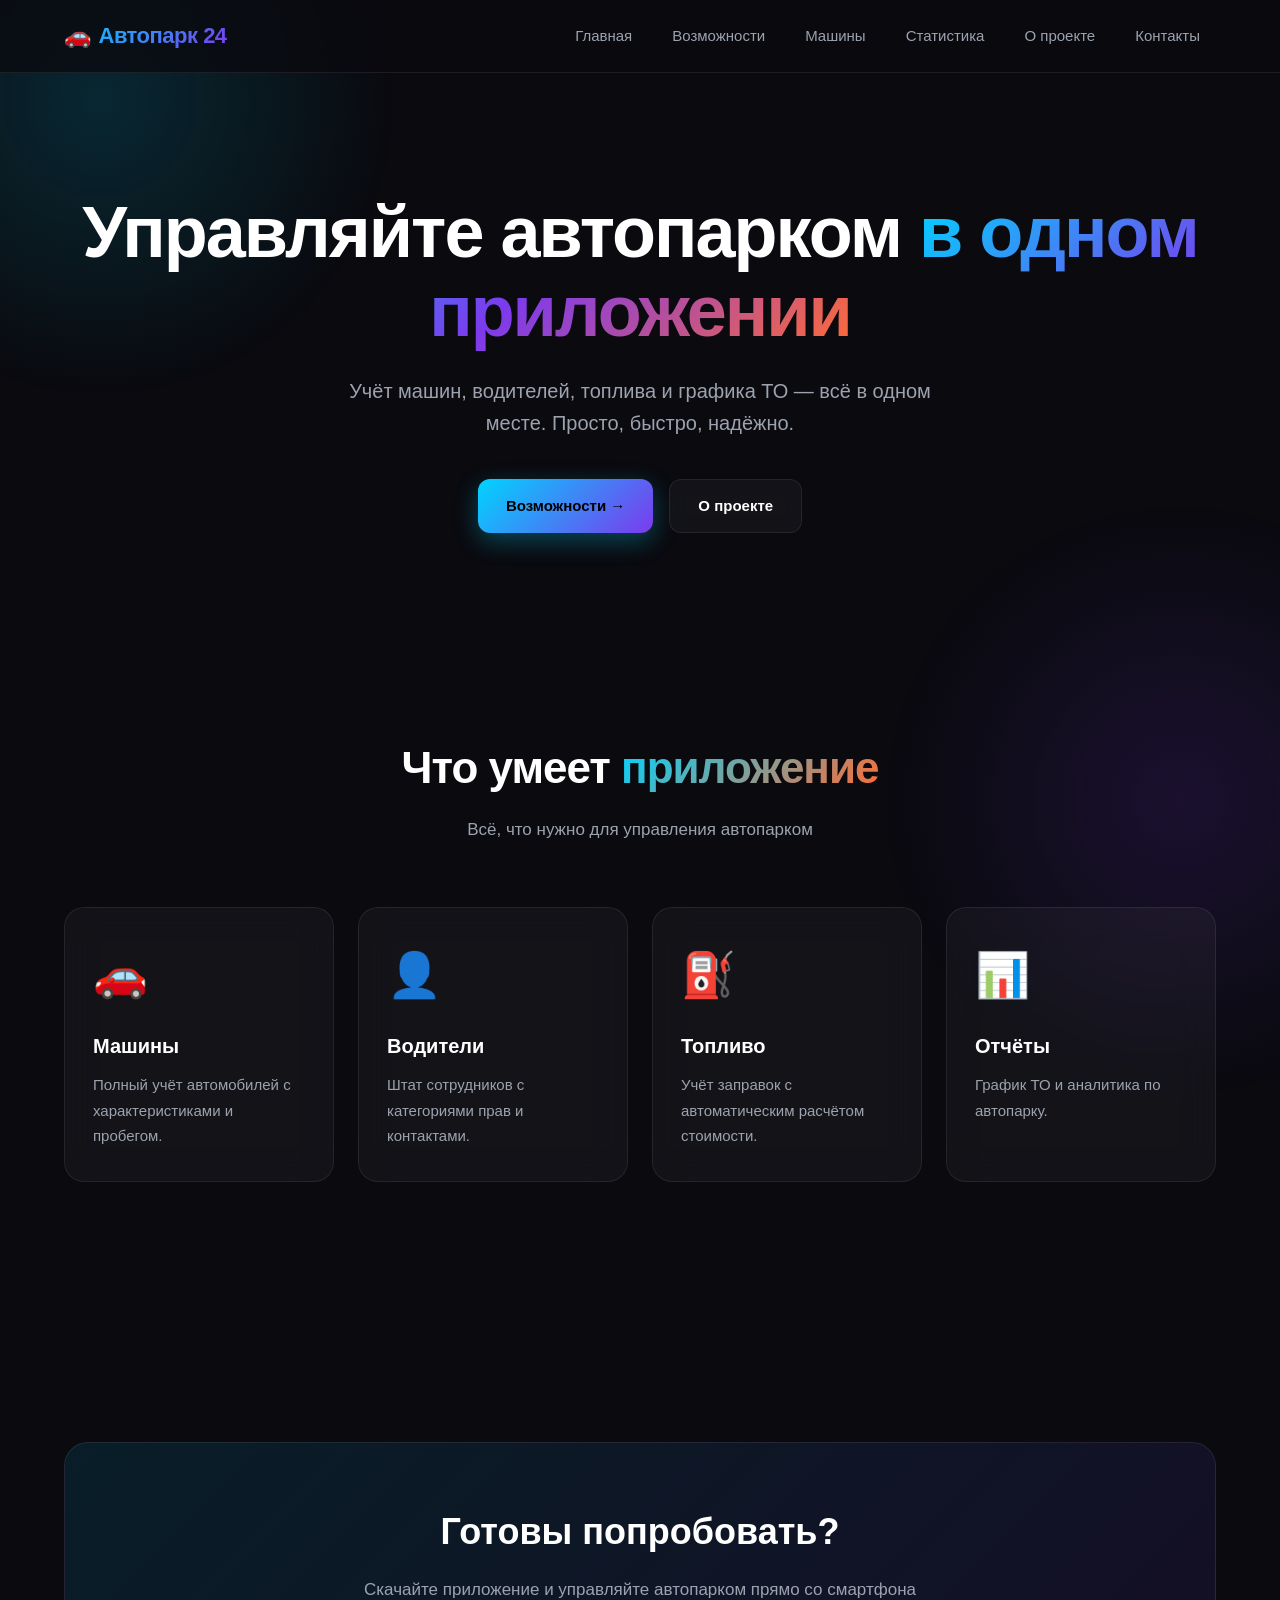
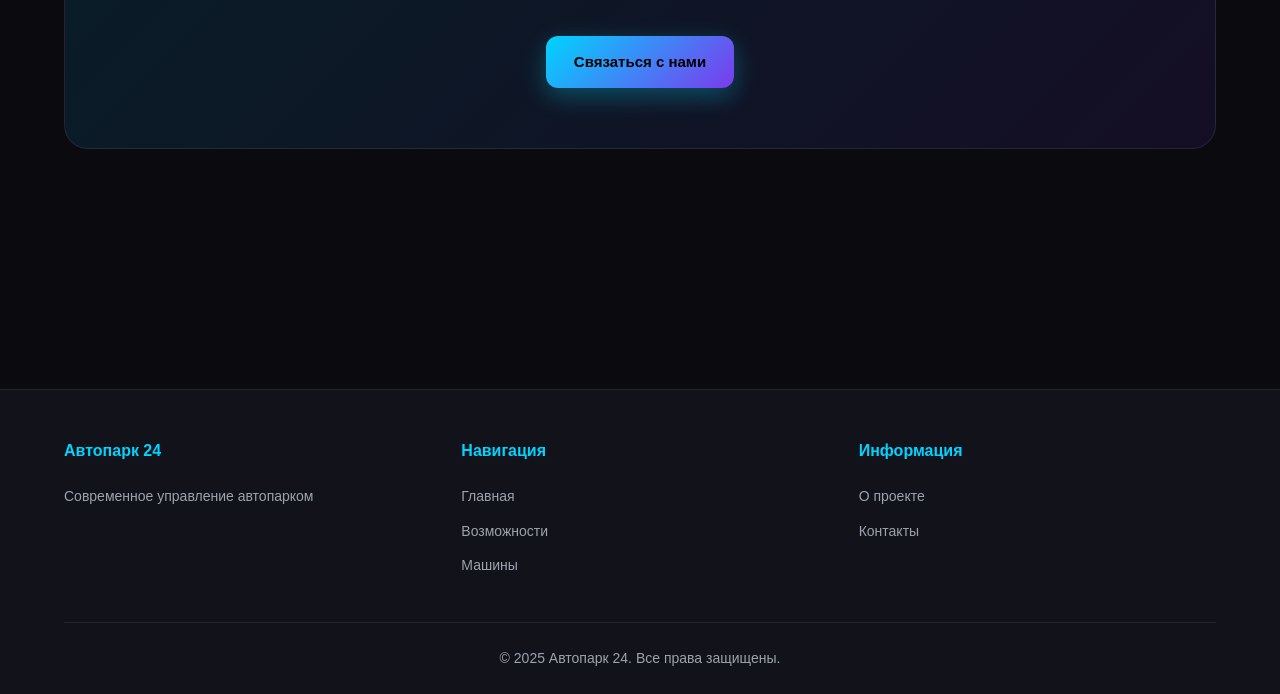
<file: index.html>
<!DOCTYPE html>
<html lang="ru">
<head>
    <meta charset="UTF-8">
    <meta name="viewport" content="width=device-width, initial-scale=1.0">
    <title>Автопарк 24 — Главная</title>
    <link rel="stylesheet" href="css/style.css">
</head>
<body>

    <!-- ШАПКА -->
    <header class="header">
        <div class="container header-inner">
            <a href="index.html" class="logo">
                <span>🚗</span> Автопарк 24
            </a>
            <button class="burger" id="burger">☰</button>
            <nav id="nav">
    <a href="index.html">Главная</a>
    <a href="features.html">Возможности</a>
    <a href="cars.html">Машины</a>
    <a href="charts.html">Статистика</a>
    <a href="about.html">О проекте</a>
    <a href="contact.html">Контакты</a>
            </nav>
        </div>
    </header>

    <!-- HERO -->
    <section class="hero">
        <div class="container">
            <h1>Управляйте автопарком <span class="gradient">в одном приложении</span></h1>
            <p>Учёт машин, водителей, топлива и графика ТО — всё в одном месте. Просто, быстро, надёжно.</p>
            <div class="hero-buttons">
                <a href="features.html" class="btn btn-primary">Возможности →</a>
                <a href="about.html" class="btn btn-outline">О проекте</a>
            </div>
        </div>
    </section>

    <!-- КРАТКО О ВОЗМОЖНОСТЯХ -->
    <section>
        <div class="container">
            <div class="section-title">
                <h2>Что умеет <span class="accent">приложение</span></h2>
                <p>Всё, что нужно для управления автопарком</p>
            </div>
            <div class="grid">
                <div class="card fade-in">
                    <div class="icon">🚗</div>
                    <h3>Машины</h3>
                    <p>Полный учёт автомобилей с характеристиками и пробегом.</p>
                </div>
                <div class="card fade-in">
                    <div class="icon">👤</div>
                    <h3>Водители</h3>
                    <p>Штат сотрудников с категориями прав и контактами.</p>
                </div>
                <div class="card fade-in">
                    <div class="icon">⛽</div>
                    <h3>Топливо</h3>
                    <p>Учёт заправок с автоматическим расчётом стоимости.</p>
                </div>
                <div class="card fade-in">
                    <div class="icon">📊</div>
                    <h3>Отчёты</h3>
                    <p>График ТО и аналитика по автопарку.</p>
                </div>
            </div>
        </div>
    </section>

    <!-- CTA -->
    <section>
        <div class="container">
            <div class="cta fade-in">
                <h2>Готовы попробовать?</h2>
                <p>Скачайте приложение и управляйте автопарком прямо со смартфона</p>
                <a href="contact.html" class="btn btn-primary">Связаться с нами</a>
            </div>
        </div>
    </section>

    <!-- ПОДВАЛ -->
    <footer class="footer">
        <div class="container">
            <div class="footer-grid">
                <div class="footer-col">
                    <h4>Автопарк 24</h4>
                    <p>Современное управление автопарком</p>
                </div>
                <div class="footer-col">
                    <h4>Навигация</h4>
                    <a href="index.html">Главная</a>
                    <a href="features.html">Возможности</a>
                    <a href="cars.html">Машины</a>
                </div>
                <div class="footer-col">
                    <h4>Информация</h4>
                    <a href="about.html">О проекте</a>
                    <a href="contact.html">Контакты</a>
                </div>
            </div>
            <div class="footer-bottom">
                <p>© 2025 Автопарк 24. Все права защищены.</p>
            </div>
        </div>
    </footer>

    <script src="js/script.js"></script>
</body>
</html>
</file>
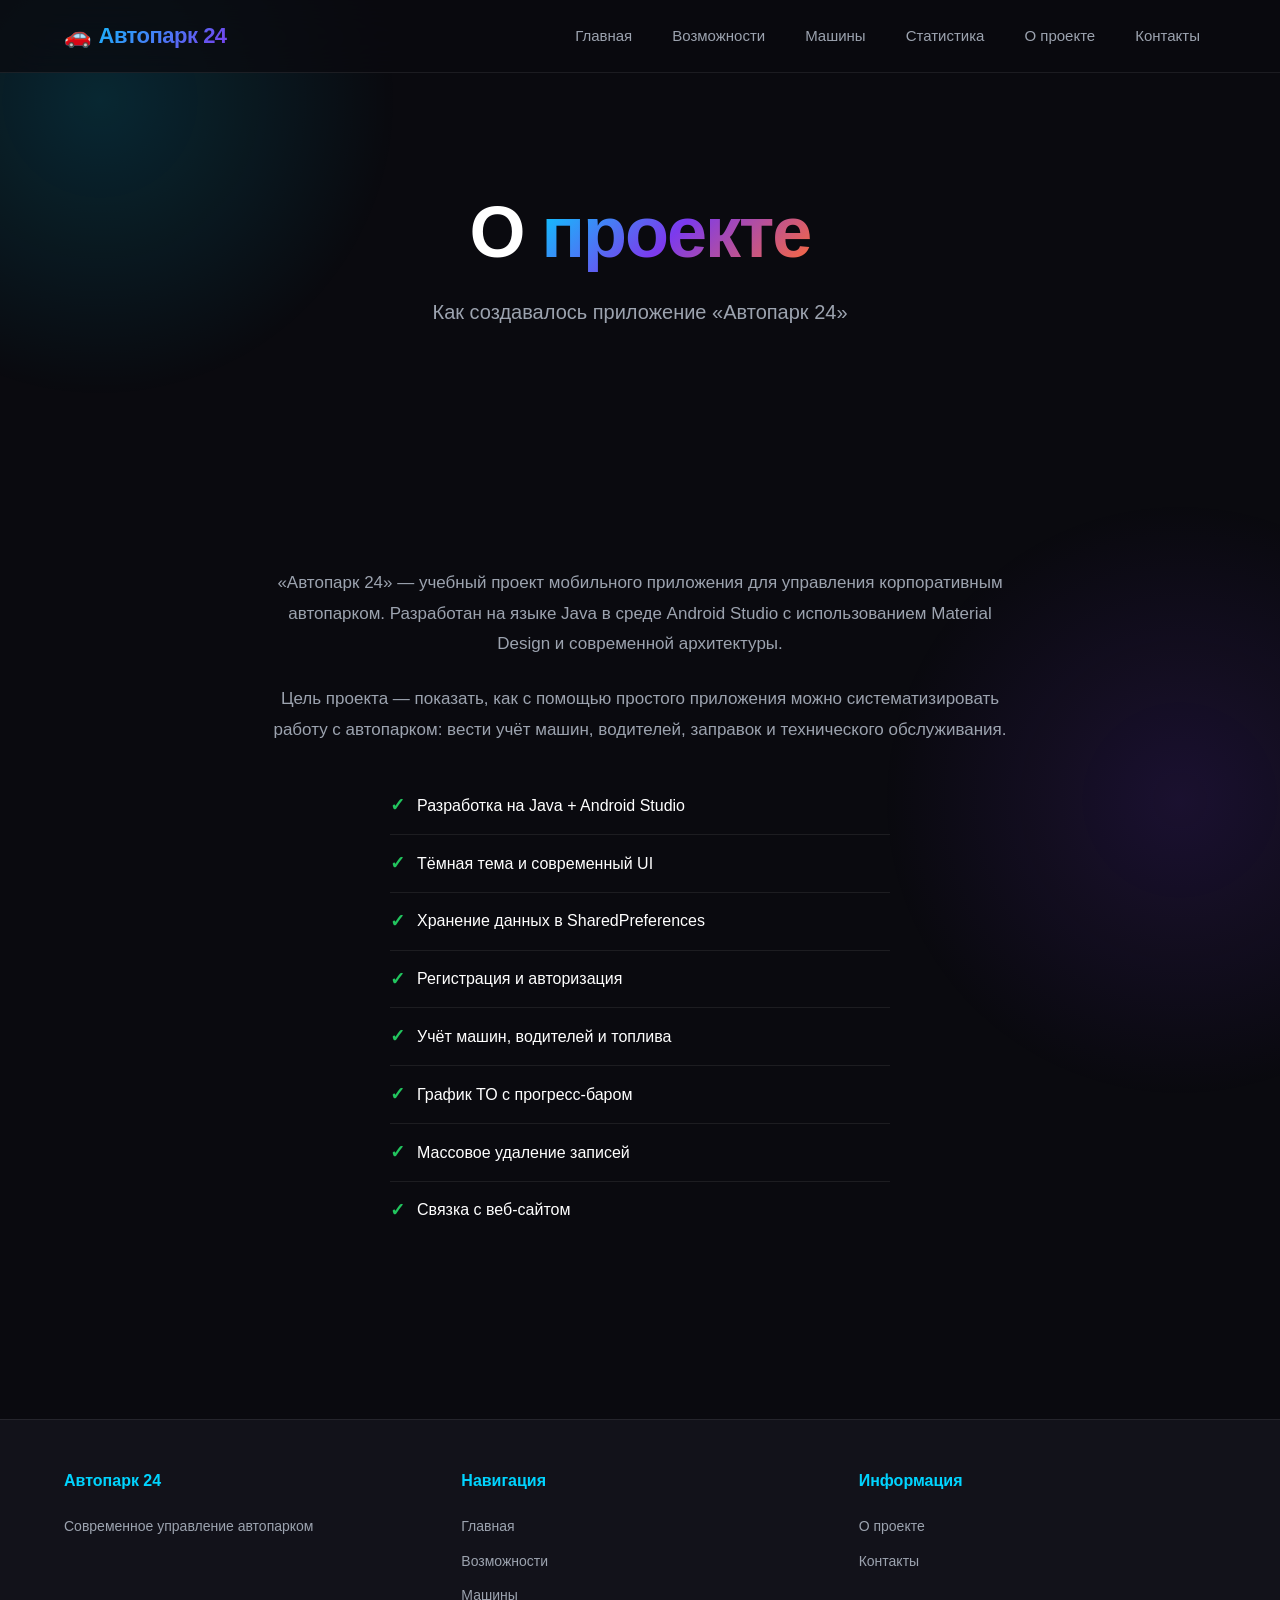
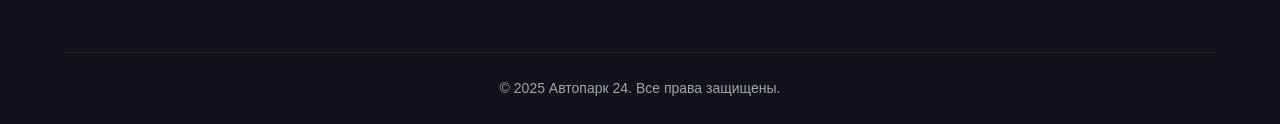
<file: about.html>
<!DOCTYPE html>
<html lang="ru">
<head>
    <meta charset="UTF-8">
    <meta name="viewport" content="width=device-width, initial-scale=1.0">
    <title>О проекте — Автопарк 24</title>
    <link rel="stylesheet" href="css/style.css">
</head>
<body>

    <header class="header">
        <div class="container header-inner">
            <a href="index.html" class="logo"><span>🚗</span> Автопарк 24</a>
            <button class="burger" id="burger">☰</button>
            <nav id="nav">
                 <a href="index.html">Главная</a>
   		 <a href="features.html">Возможности</a>
   		 <a href="cars.html">Машины</a>
   		 <a href="charts.html">Статистика</a>
   		 <a href="about.html">О проекте</a>
   		 <a href="contact.html">Контакты</a>
            </nav>
        </div>
    </header>

    <section class="hero">
        <div class="container">
            <h1>О <span class="gradient">проекте</span></h1>
            <p>Как создавалось приложение «Автопарк 24»</p>
        </div>
    </section>

    <section>
        <div class="container about-content">
            <p>
                «Автопарк 24» — учебный проект мобильного приложения для управления
                корпоративным автопарком. Разработан на языке Java в среде Android Studio
                с использованием Material Design и современной архитектуры.
            </p>
            <p>
                Цель проекта — показать, как с помощью простого приложения можно
                систематизировать работу с автопарком: вести учёт машин, водителей,
                заправок и технического обслуживания.
            </p>

            <ul class="about-list">
                <li><span class="check">✓</span> Разработка на Java + Android Studio</li>
                <li><span class="check">✓</span> Тёмная тема и современный UI</li>
                <li><span class="check">✓</span> Хранение данных в SharedPreferences</li>
                <li><span class="check">✓</span> Регистрация и авторизация</li>
                <li><span class="check">✓</span> Учёт машин, водителей и топлива</li>
                <li><span class="check">✓</span> График ТО с прогресс-баром</li>
                <li><span class="check">✓</span> Массовое удаление записей</li>
                <li><span class="check">✓</span> Связка с веб-сайтом</li>
            </ul>
        </div>
    </section>

    <footer class="footer">
        <div class="container">
            <div class="footer-grid">
                <div class="footer-col">
                    <h4>Автопарк 24</h4>
                    <p>Современное управление автопарком</p>
                </div>
                <div class="footer-col">
                    <h4>Навигация</h4>
                    <a href="index.html">Главная</a>
                    <a href="features.html">Возможности</a>
                    <a href="cars.html">Машины</a>
                </div>
                <div class="footer-col">
                    <h4>Информация</h4>
                    <a href="about.html">О проекте</a>
                    <a href="contact.html">Контакты</a>
                </div>
            </div>
            <div class="footer-bottom">
                <p>© 2025 Автопарк 24. Все права защищены.</p>
            </div>
        </div>
    </footer>

    <script src="js/script.js"></script>
</body>
</html>
</file>
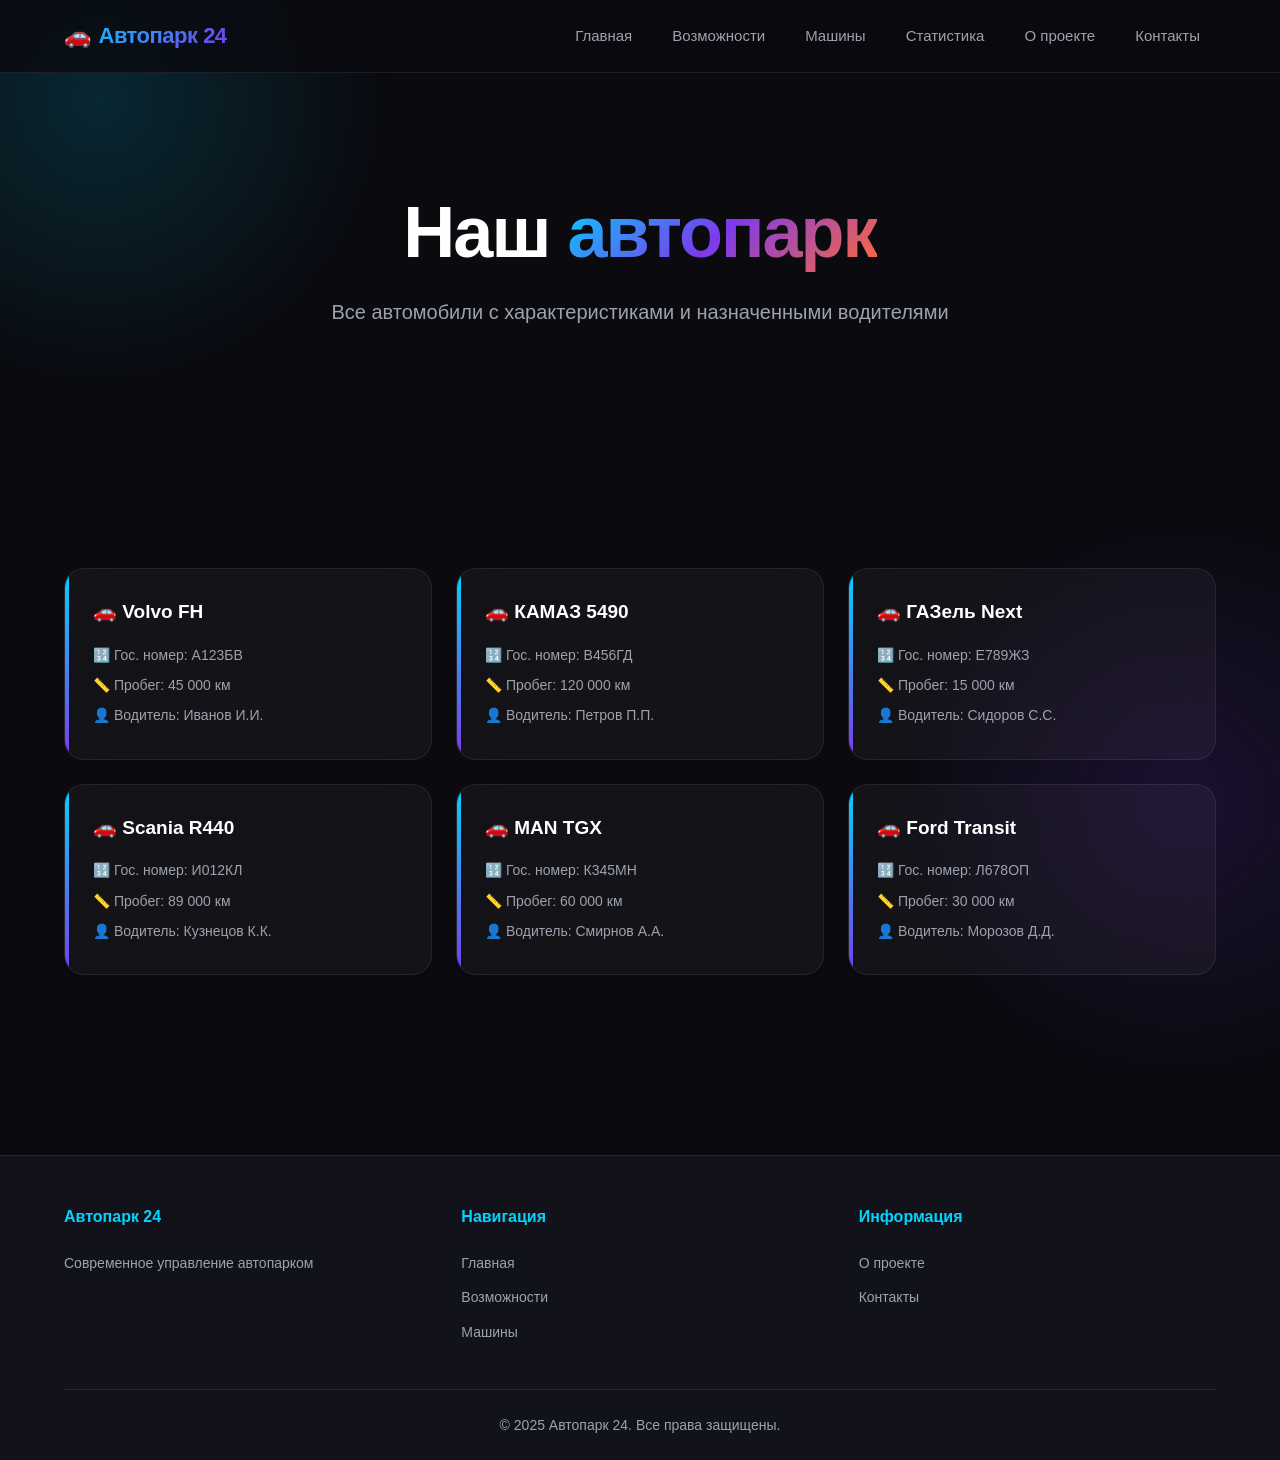
<file: cars.html>
<!DOCTYPE html>
<html lang="ru">
<head>
    <meta charset="UTF-8">
    <meta name="viewport" content="width=device-width, initial-scale=1.0">
    <title>Машины — Автопарк 24</title>
    <link rel="stylesheet" href="css/style.css">
</head>
<body>

    <header class="header">
        <div class="container header-inner">
            <a href="index.html" class="logo"><span>🚗</span> Автопарк 24</a>
            <button class="burger" id="burger">☰</button>
            <nav id="nav">
                 <a href="index.html">Главная</a>
   		 <a href="features.html">Возможности</a>
   		 <a href="cars.html">Машины</a>
   		 <a href="charts.html">Статистика</a>
   		 <a href="about.html">О проекте</a>
   		 <a href="contact.html">Контакты</a>
            </nav>
        </div>
    </header>

    <section class="hero">
        <div class="container">
            <h1>Наш <span class="gradient">автопарк</span></h1>
            <p>Все автомобили с характеристиками и назначенными водителями</p>
        </div>
    </section>

    <section>
        <div class="container">
            <div class="car-grid" id="carGrid"></div>
        </div>
    </section>

    <footer class="footer">
        <div class="container">
            <div class="footer-grid">
                <div class="footer-col">
                    <h4>Автопарк 24</h4>
                    <p>Современное управление автопарком</p>
                </div>
                <div class="footer-col">
                    <h4>Навигация</h4>
                    <a href="index.html">Главная</a>
                    <a href="features.html">Возможности</a>
                    <a href="cars.html">Машины</a>
                </div>
                <div class="footer-col">
                    <h4>Информация</h4>
                    <a href="about.html">О проекте</a>
                    <a href="contact.html">Контакты</a>
                </div>
            </div>
            <div class="footer-bottom">
                <p>© 2025 Автопарк 24. Все права защищены.</p>
            </div>
        </div>
    </footer>

    <script src="js/script.js"></script>
</body>
</html>
</file>
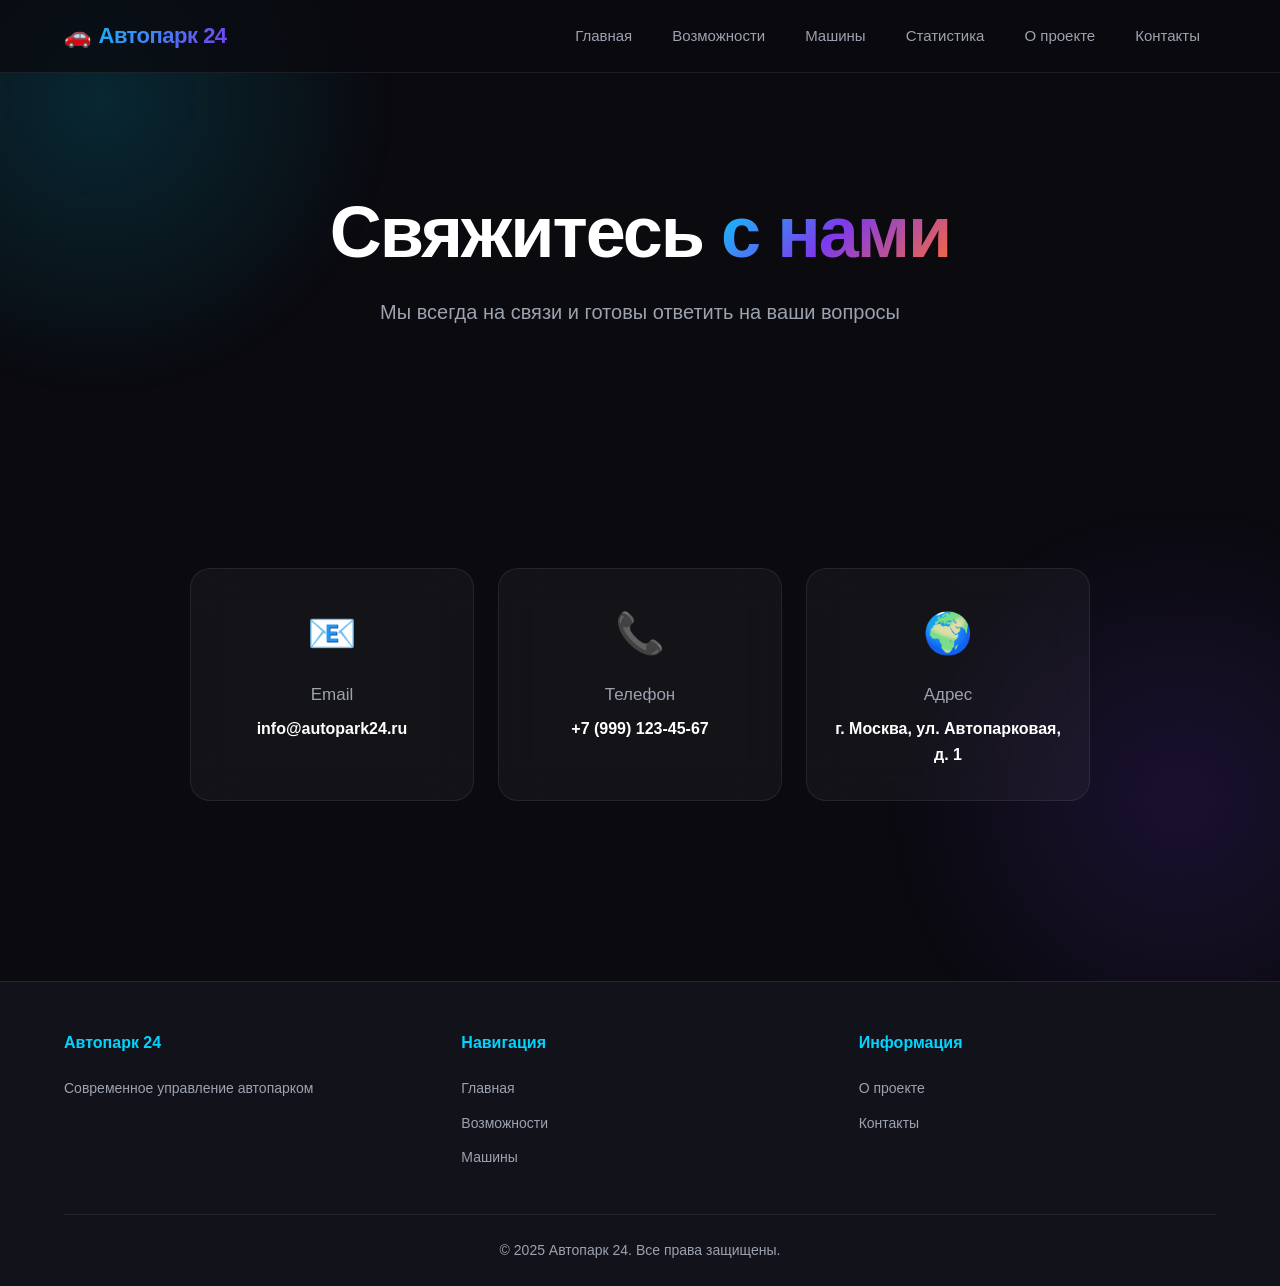
<file: contact.html>
<!DOCTYPE html>
<html lang="ru">
<head>
    <meta charset="UTF-8">
    <meta name="viewport" content="width=device-width, initial-scale=1.0">
    <title>Контакты — Автопарк 24</title>
    <link rel="stylesheet" href="css/style.css">
</head>
<body>

    <header class="header">
        <div class="container header-inner">
            <a href="index.html" class="logo"><span>🚗</span> Автопарк 24</a>
            <button class="burger" id="burger">☰</button>
            <nav id="nav">
                 <a href="index.html">Главная</a>
   		 <a href="features.html">Возможности</a>
   		 <a href="cars.html">Машины</a>
   		 <a href="charts.html">Статистика</a>
   		 <a href="about.html">О проекте</a>
   		 <a href="contact.html">Контакты</a>
            </nav>
        </div>
    </header>

    <section class="hero">
        <div class="container">
            <h1>Свяжитесь <span class="gradient">с нами</span></h1>
            <p>Мы всегда на связи и готовы ответить на ваши вопросы</p>
        </div>
    </section>

    <section>
        <div class="container">
            <div class="contact-grid">
                <div class="contact-card fade-in">
                    <div class="icon">📧</div>
                    <h3>Email</h3>
                    <a href="mailto:info@autopark24.ru">info@autopark24.ru</a>
                </div>
                <div class="contact-card fade-in">
                    <div class="icon">📞</div>
                    <h3>Телефон</h3>
                    <a href="tel:+79991234567">+7 (999) 123-45-67</a>
                </div>
                <div class="contact-card fade-in">
                    <div class="icon">🌍</div>
                    <h3>Адрес</h3>
                    <p>г. Москва, ул. Автопарковая, д. 1</p>
                </div>
            </div>
        </div>
    </section>

    <footer class="footer">
        <div class="container">
            <div class="footer-grid">
                <div class="footer-col">
                    <h4>Автопарк 24</h4>
                    <p>Современное управление автопарком</p>
                </div>
                <div class="footer-col">
                    <h4>Навигация</h4>
                    <a href="index.html">Главная</a>
                    <a href="features.html">Возможности</a>
                    <a href="cars.html">Машины</a>
                </div>
                <div class="footer-col">
                    <h4>Информация</h4>
                    <a href="about.html">О проекте</a>
                    <a href="contact.html">Контакты</a>
                </div>
            </div>
            <div class="footer-bottom">
                <p>© 2025 Автопарк 24. Все права защищены.</p>
            </div>
        </div>
    </footer>

    <script src="js/script.js"></script>
</body>
</html>
</file>
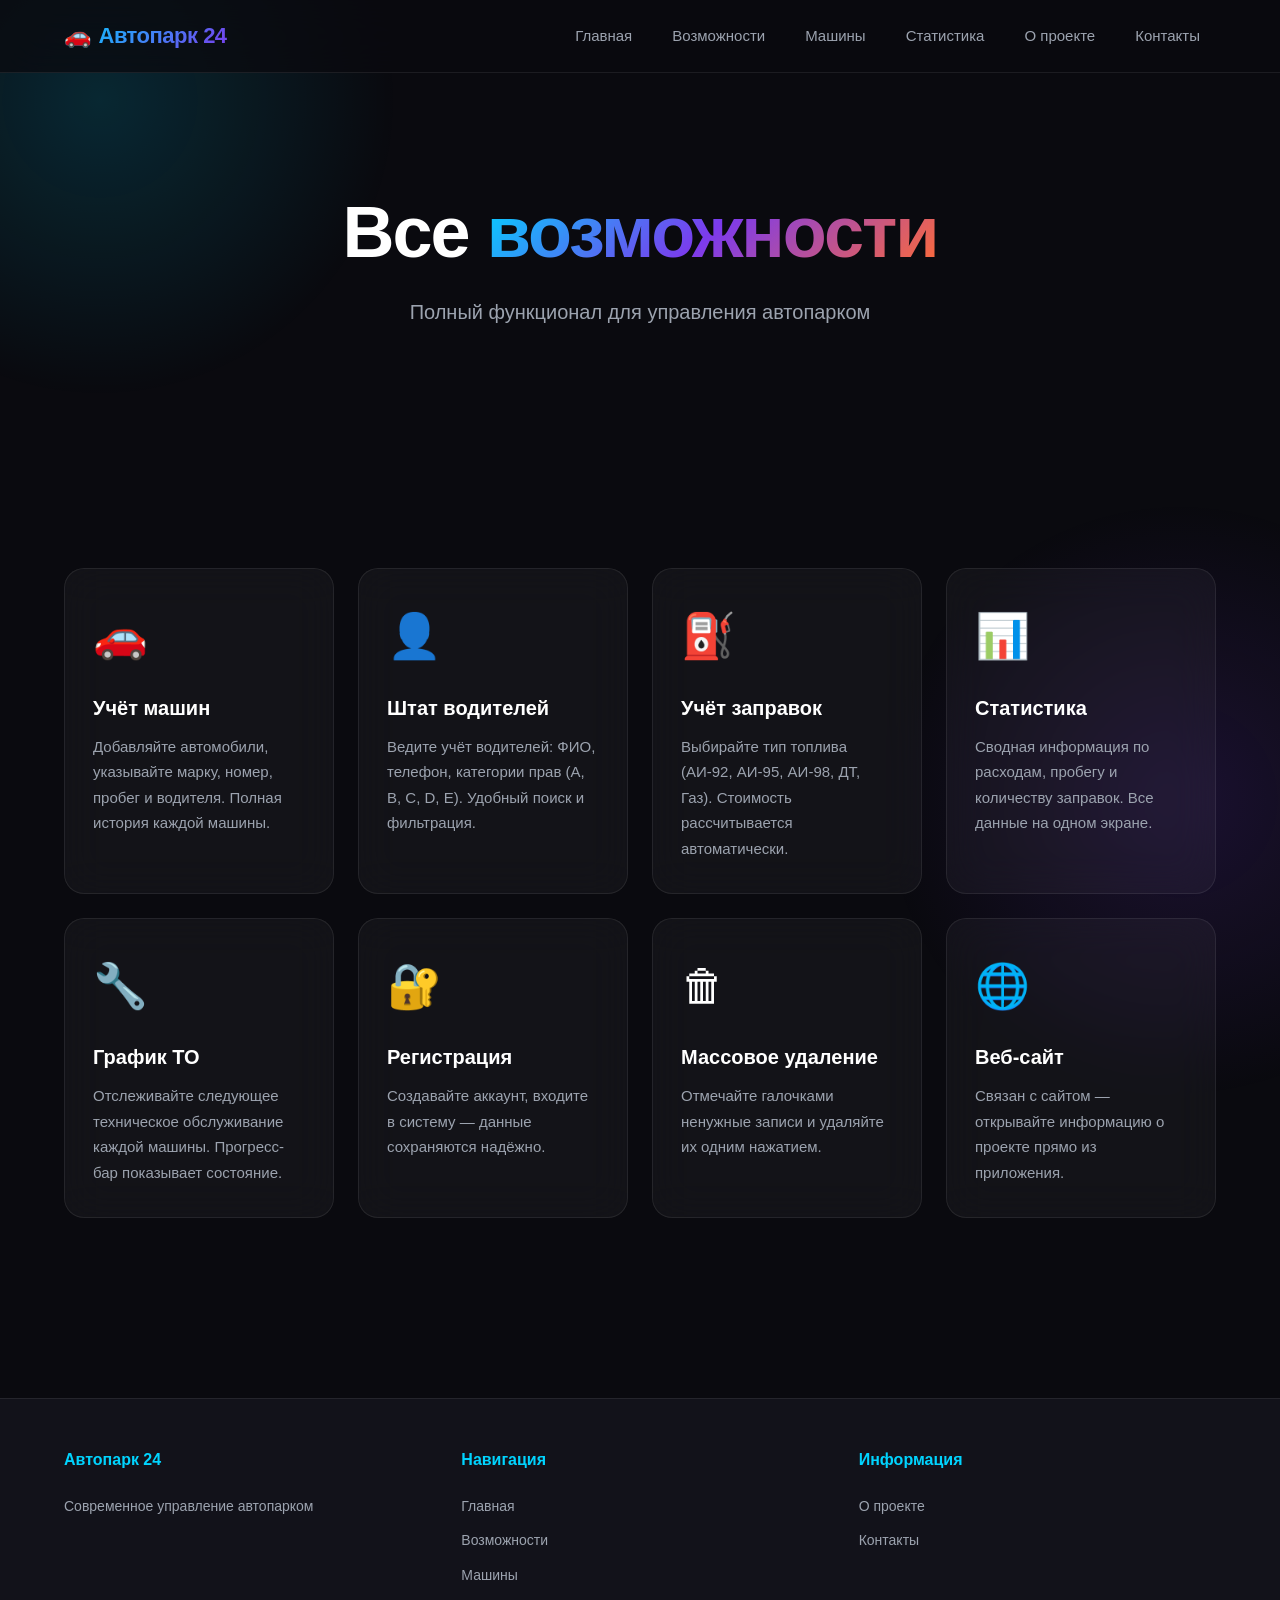
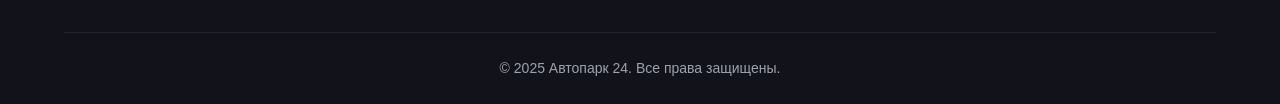
<file: features.html>
<!DOCTYPE html>
<html lang="ru">
<head>
    <meta charset="UTF-8">
    <meta name="viewport" content="width=device-width, initial-scale=1.0">
    <title>Возможности — Автопарк 24</title>
    <link rel="stylesheet" href="css/style.css">
</head>
<body>

    <header class="header">
        <div class="container header-inner">
            <a href="index.html" class="logo"><span>🚗</span> Автопарк 24</a>
            <button class="burger" id="burger">☰</button>
            <nav id="nav">
    	<a href="index.html">Главная</a>
    	<a href="features.html">Возможности</a>
    	<a href="cars.html">Машины</a>
    	<a href="charts.html">Статистика</a>
    	<a href="about.html">О проекте</a>
    	<a href="contact.html">Контакты</a>
            </nav>
        </div>
    </header>

    <section class="hero">
        <div class="container">
            <h1>Все <span class="gradient">возможности</span></h1>
            <p>Полный функционал для управления автопарком</p>
        </div>
    </section>

    <section>
        <div class="container">
            <div class="grid">
                <div class="card fade-in">
                    <div class="icon">🚗</div>
                    <h3>Учёт машин</h3>
                    <p>Добавляйте автомобили, указывайте марку, номер, пробег и водителя. Полная история каждой машины.</p>
                </div>
                <div class="card fade-in">
                    <div class="icon">👤</div>
                    <h3>Штат водителей</h3>
                    <p>Ведите учёт водителей: ФИО, телефон, категории прав (A, B, C, D, E). Удобный поиск и фильтрация.</p>
                </div>
                <div class="card fade-in">
                    <div class="icon">⛽</div>
                    <h3>Учёт заправок</h3>
                    <p>Выбирайте тип топлива (АИ-92, АИ-95, АИ-98, ДТ, Газ). Стоимость рассчитывается автоматически.</p>
                </div>
                <div class="card fade-in">
                    <div class="icon">📊</div>
                    <h3>Статистика</h3>
                    <p>Сводная информация по расходам, пробегу и количеству заправок. Все данные на одном экране.</p>
                </div>
                <div class="card fade-in">
                    <div class="icon">🔧</div>
                    <h3>График ТО</h3>
                    <p>Отслеживайте следующее техническое обслуживание каждой машины. Прогресс-бар показывает состояние.</p>
                </div>
                <div class="card fade-in">
                    <div class="icon">🔐</div>
                    <h3>Регистрация</h3>
                    <p>Создавайте аккаунт, входите в систему — данные сохраняются надёжно.</p>
                </div>
                <div class="card fade-in">
                    <div class="icon">🗑</div>
                    <h3>Массовое удаление</h3>
                    <p>Отмечайте галочками ненужные записи и удаляйте их одним нажатием.</p>
                </div>
                <div class="card fade-in">
                    <div class="icon">🌐</div>
                    <h3>Веб-сайт</h3>
                    <p>Связан с сайтом — открывайте информацию о проекте прямо из приложения.</p>
                </div>
            </div>
        </div>
    </section>

    <footer class="footer">
        <div class="container">
            <div class="footer-grid">
                <div class="footer-col">
                    <h4>Автопарк 24</h4>
                    <p>Современное управление автопарком</p>
                </div>
                <div class="footer-col">
                    <h4>Навигация</h4>
                    <a href="index.html">Главная</a>
                    <a href="features.html">Возможности</a>
                    <a href="cars.html">Машины</a>
                </div>
                <div class="footer-col">
                    <h4>Информация</h4>
                    <a href="about.html">О проекте</a>
                    <a href="contact.html">Контакты</a>
                </div>
            </div>
            <div class="footer-bottom">
                <p>© 2025 Автопарк 24. Все права защищены.</p>
            </div>
        </div>
    </footer>

    <script src="js/script.js"></script>
</body>
</html>
</file>
<file: css/style.css>
/* ==================== БАЗА ==================== */
* {
    margin: 0;
    padding: 0;
    box-sizing: border-box;
    font-family: 'Inter', 'Segoe UI', Arial, sans-serif;
}

html { scroll-behavior: smooth; }

:root {
    --bg: #0A0A0F;
    --bg-2: #12121A;
    --surface: rgba(255, 255, 255, 0.04);
    --surface-2: rgba(255, 255, 255, 0.07);
    --border: rgba(255, 255, 255, 0.08);
    --text: #FFFFFF;
    --text-muted: #9CA3AF;
    --primary: #00D4FF;
    --primary-2: #7C3AED;
    --accent: #FF6B35;
    --success: #22C55E;
}

body {
    background: var(--bg);
    color: var(--text);
    line-height: 1.6;
    overflow-x: hidden;
    position: relative;
}

/* Фоновые светящиеся пятна */
body::before {
    content: '';
    position: fixed;
    top: -200px;
    left: -200px;
    width: 600px;
    height: 600px;
    background: radial-gradient(circle, rgba(0, 212, 255, 0.15), transparent 70%);
    border-radius: 50%;
    z-index: -1;
    pointer-events: none;
}

body::after {
    content: '';
    position: fixed;
    bottom: -200px;
    right: -200px;
    width: 600px;
    height: 600px;
    background: radial-gradient(circle, rgba(124, 58, 237, 0.15), transparent 70%);
    border-radius: 50%;
    z-index: -1;
    pointer-events: none;
}

.container {
    max-width: 1200px;
    margin: 0 auto;
    padding: 0 24px;
}

/* ==================== ШАПКА ==================== */
.header {
    position: sticky;
    top: 0;
    z-index: 1000;
    background: rgba(10, 10, 15, 0.75);
    backdrop-filter: blur(20px);
    -webkit-backdrop-filter: blur(20px);
    border-bottom: 1px solid var(--border);
}

.header-inner {
    display: flex;
    justify-content: space-between;
    align-items: center;
    height: 72px;
}

.logo {
    font-size: 22px;
    font-weight: 800;
    letter-spacing: -0.5px;
    background: linear-gradient(135deg, var(--primary), var(--primary-2));
    -webkit-background-clip: text;
    -webkit-text-fill-color: transparent;
    background-clip: text;
    display: flex;
    align-items: center;
    gap: 8px;
}

.logo span {
    -webkit-text-fill-color: var(--primary);
}

nav {
    display: flex;
    gap: 8px;
}

nav a {
    color: var(--text-muted);
    text-decoration: none;
    padding: 8px 16px;
    border-radius: 8px;
    font-size: 15px;
    font-weight: 500;
    transition: all 0.25s;
    position: relative;
}

nav a:hover {
    color: var(--text);
    background: var(--surface);
}

nav a.active {
    color: var(--primary);
    background: rgba(0, 212, 255, 0.08);
}

/* Мобильное меню */
.burger {
    display: none;
    background: none;
    border: none;
    color: var(--text);
    font-size: 24px;
    cursor: pointer;
}

/* ==================== HERO ==================== */
.hero {
    padding: 120px 0 100px;
    text-align: center;
    position: relative;
    overflow: hidden;
}

.hero h1 {
    font-size: clamp(36px, 6vw, 72px);
    font-weight: 800;
    line-height: 1.1;
    letter-spacing: -2px;
    margin-bottom: 24px;
    animation: fadeInUp 0.8s ease;
}

.hero h1 .gradient {
    background: linear-gradient(135deg, var(--primary), var(--primary-2), var(--accent));
    -webkit-background-clip: text;
    -webkit-text-fill-color: transparent;
    background-clip: text;
}

.hero p {
    font-size: 20px;
    color: var(--text-muted);
    max-width: 620px;
    margin: 0 auto 40px;
    animation: fadeInUp 0.8s ease 0.1s backwards;
}

.hero-buttons {
    display: flex;
    gap: 16px;
    justify-content: center;
    flex-wrap: wrap;
    animation: fadeInUp 0.8s ease 0.2s backwards;
}

/* ==================== КНОПКИ ==================== */
.btn {
    display: inline-flex;
    align-items: center;
    gap: 8px;
    padding: 14px 28px;
    border-radius: 12px;
    text-decoration: none;
    font-weight: 600;
    font-size: 15px;
    border: none;
    cursor: pointer;
    transition: all 0.3s cubic-bezier(0.4, 0, 0.2, 1);
    position: relative;
    overflow: hidden;
}

.btn-primary {
    background: linear-gradient(135deg, var(--primary), var(--primary-2));
    color: #000;
    box-shadow: 0 8px 24px rgba(0, 212, 255, 0.3);
}

.btn-primary:hover {
    transform: translateY(-3px);
    box-shadow: 0 12px 32px rgba(0, 212, 255, 0.5);
}

.btn-outline {
    background: var(--surface);
    color: var(--text);
    border: 1px solid var(--border);
    backdrop-filter: blur(10px);
}

.btn-outline:hover {
    background: var(--surface-2);
    border-color: var(--primary);
    transform: translateY(-3px);
}

/* ==================== СЕКЦИИ ==================== */
section {
    padding: 100px 0;
    position: relative;
}

.section-title {
    text-align: center;
    margin-bottom: 64px;
}

.section-title h2 {
    font-size: clamp(28px, 4vw, 44px);
    font-weight: 800;
    letter-spacing: -1px;
    margin-bottom: 12px;
}

.section-title p {
    color: var(--text-muted);
    font-size: 17px;
    max-width: 600px;
    margin: 0 auto;
}

.section-title .accent {
    background: linear-gradient(135deg, var(--primary), var(--accent));
    -webkit-background-clip: text;
    -webkit-text-fill-color: transparent;
    background-clip: text;
}

/* ==================== СЕТКА КАРТОЧЕК ==================== */
.grid {
    display: grid;
    grid-template-columns: repeat(auto-fit, minmax(260px, 1fr));
    gap: 24px;
}

.card {
    background: var(--surface);
    border: 1px solid var(--border);
    border-radius: 20px;
    padding: 32px 28px;
    backdrop-filter: blur(20px);
    transition: all 0.4s cubic-bezier(0.4, 0, 0.2, 1);
    position: relative;
    overflow: hidden;
}

.card::before {
    content: '';
    position: absolute;
    top: 0;
    left: 0;
    right: 0;
    height: 2px;
    background: linear-gradient(90deg, transparent, var(--primary), transparent);
    transform: translateX(-100%);
    transition: transform 0.5s;
}

.card:hover::before {
    transform: translateX(100%);
}

.card:hover {
    transform: translateY(-8px);
    border-color: rgba(0, 212, 255, 0.3);
    background: var(--surface-2);
    box-shadow: 0 24px 48px rgba(0, 0, 0, 0.4);
}

.card .icon {
    font-size: 44px;
    margin-bottom: 20px;
    display: inline-block;
    transition: transform 0.4s;
}

.card:hover .icon {
    transform: scale(1.15) rotate(-5deg);
}

.card h3 {
    font-size: 20px;
    font-weight: 700;
    margin-bottom: 10px;
}

.card p {
    color: var(--text-muted);
    font-size: 15px;
    line-height: 1.7;
}

/* ==================== МАШИНЫ ==================== */
.car-grid {
    display: grid;
    grid-template-columns: repeat(auto-fit, minmax(280px, 1fr));
    gap: 24px;
}

.car-item {
    background: var(--surface);
    border: 1px solid var(--border);
    border-radius: 20px;
    padding: 28px;
    backdrop-filter: blur(20px);
    transition: all 0.4s;
    position: relative;
    overflow: hidden;
}

.car-item::after {
    content: '';
    position: absolute;
    top: 0;
    left: 0;
    width: 4px;
    height: 100%;
    background: linear-gradient(180deg, var(--primary), var(--primary-2));
}

.car-item:hover {
    transform: translateY(-6px);
    box-shadow: 0 20px 40px rgba(0, 212, 255, 0.15);
    border-color: rgba(0, 212, 255, 0.3);
}

.car-item h4 {
    font-size: 19px;
    font-weight: 700;
    margin-bottom: 12px;
}

.car-item p {
    color: var(--text-muted);
    font-size: 14px;
    padding: 4px 0;
    display: flex;
    align-items: center;
    gap: 6px;
}

/* ==================== О ПРОЕКТЕ ==================== */
.about-content {
    max-width: 800px;
    margin: 0 auto;
    text-align: center;
}

.about-content p {
    color: var(--text-muted);
    font-size: 17px;
    margin-bottom: 24px;
    line-height: 1.8;
}

.about-list {
    list-style: none;
    max-width: 500px;
    margin: 32px auto 0;
    text-align: left;
}

.about-list li {
    padding: 14px 0;
    color: var(--text);
    font-size: 16px;
    display: flex;
    align-items: center;
    gap: 12px;
    border-bottom: 1px solid var(--border);
    transition: padding-left 0.3s;
}

.about-list li:hover {
    padding-left: 8px;
}

.about-list li:last-child {
    border-bottom: none;
}

.about-list .check {
    color: var(--success);
    font-size: 18px;
    font-weight: bold;
}

/* ==================== КОНТАКТЫ ==================== */
.contact-grid {
    display: grid;
    grid-template-columns: repeat(auto-fit, minmax(260px, 1fr));
    gap: 24px;
    max-width: 900px;
    margin: 0 auto;
}

.contact-card {
    background: var(--surface);
    border: 1px solid var(--border);
    border-radius: 20px;
    padding: 32px 24px;
    text-align: center;
    backdrop-filter: blur(20px);
    transition: all 0.4s;
}

.contact-card:hover {
    transform: translateY(-6px);
    border-color: var(--primary);
}

.contact-card .icon {
    font-size: 40px;
    margin-bottom: 16px;
}

.contact-card h3 {
    font-size: 17px;
    margin-bottom: 8px;
    color: var(--text-muted);
    font-weight: 500;
}

.contact-card a,
.contact-card p {
    color: var(--text);
    font-size: 16px;
    font-weight: 600;
    text-decoration: none;
    transition: color 0.3s;
}

.contact-card a:hover {
    color: var(--primary);
}

/* ==================== CTA БЛОК ==================== */
.cta {
    text-align: center;
    background: linear-gradient(135deg, rgba(0, 212, 255, 0.1), rgba(124, 58, 237, 0.1));
    border: 1px solid var(--border);
    border-radius: 24px;
    padding: 60px 32px;
    margin: 60px 0;
}

.cta h2 {
    font-size: clamp(24px, 3vw, 36px);
    font-weight: 800;
    margin-bottom: 16px;
}

.cta p {
    color: var(--text-muted);
    font-size: 17px;
    margin-bottom: 32px;
}

/* ==================== ПОДВАЛ ==================== */
.footer {
    background: var(--bg-2);
    border-top: 1px solid var(--border);
    padding: 48px 0 24px;
    margin-top: 80px;
}

.footer-grid {
    display: grid;
    grid-template-columns: repeat(auto-fit, minmax(200px, 1fr));
    gap: 40px;
    margin-bottom: 40px;
}

.footer-col h4 {
    font-size: 16px;
    font-weight: 700;
    margin-bottom: 16px;
    color: var(--primary);
}

.footer-col a,
.footer-col p {
    color: var(--text-muted);
    text-decoration: none;
    font-size: 14px;
    display: block;
    padding: 6px 0;
    transition: color 0.3s;
}

.footer-col a:hover {
    color: var(--primary);
}

.footer-bottom {
    border-top: 1px solid var(--border);
    padding-top: 24px;
    text-align: center;
    color: var(--text-muted);
    font-size: 14px;
}

/* ==================== АНИМАЦИИ ==================== */
@keyframes fadeInUp {
    from {
        opacity: 0;
        transform: translateY(30px);
    }
    to {
        opacity: 1;
        transform: translateY(0);
    }
}

.fade-in {
    opacity: 0;
    transform: translateY(30px);
    transition: opacity 0.8s ease, transform 0.8s ease;
}

.fade-in.visible {
    opacity: 1;
    transform: translateY(0);
}

/* ==================== АДАПТИВ ==================== */
@media (max-width: 768px) {
    .header-inner {
        height: 64px;
    }

    .burger {
        display: block;
    }

    nav {
        position: fixed;
        top: 64px;
        left: 0;
        right: 0;
        background: rgba(10, 10, 15, 0.98);
        backdrop-filter: blur(20px);
        flex-direction: column;
        padding: 20px;
        gap: 4px;
        transform: translateY(-120%);
        transition: transform 0.4s;
        border-bottom: 1px solid var(--border);
    }

    nav.open {
        transform: translateY(0);
    }

    nav a {
        padding: 12px 16px;
    }

    .hero {
        padding: 80px 0 60px;
    }

    section {
        padding: 60px 0;
    }

    .section-title {
        margin-bottom: 40px;
    }

    .btn {
        padding: 12px 22px;
        font-size: 14px;
    }
/* ==================== ГРАФИКИ ==================== */
.chart-wrapper {
    background: rgba(255, 255, 255, 0.04);
    border: 1px solid rgba(255, 255, 255, 0.08);
    border-radius: 24px;
    padding: 32px;
    backdrop-filter: blur(20px);
    height: 420px;
    position: relative;
    transition: all 0.4s;
}

.chart-wrapper:hover {
    border-color: rgba(0, 212, 255, 0.3);
    box-shadow: 0 24px 48px rgba(0, 0, 0, 0.4);
}

@media (max-width: 768px) {
    .chart-wrapper {
        padding: 16px;
        height: 340px;
}
}
</file>
